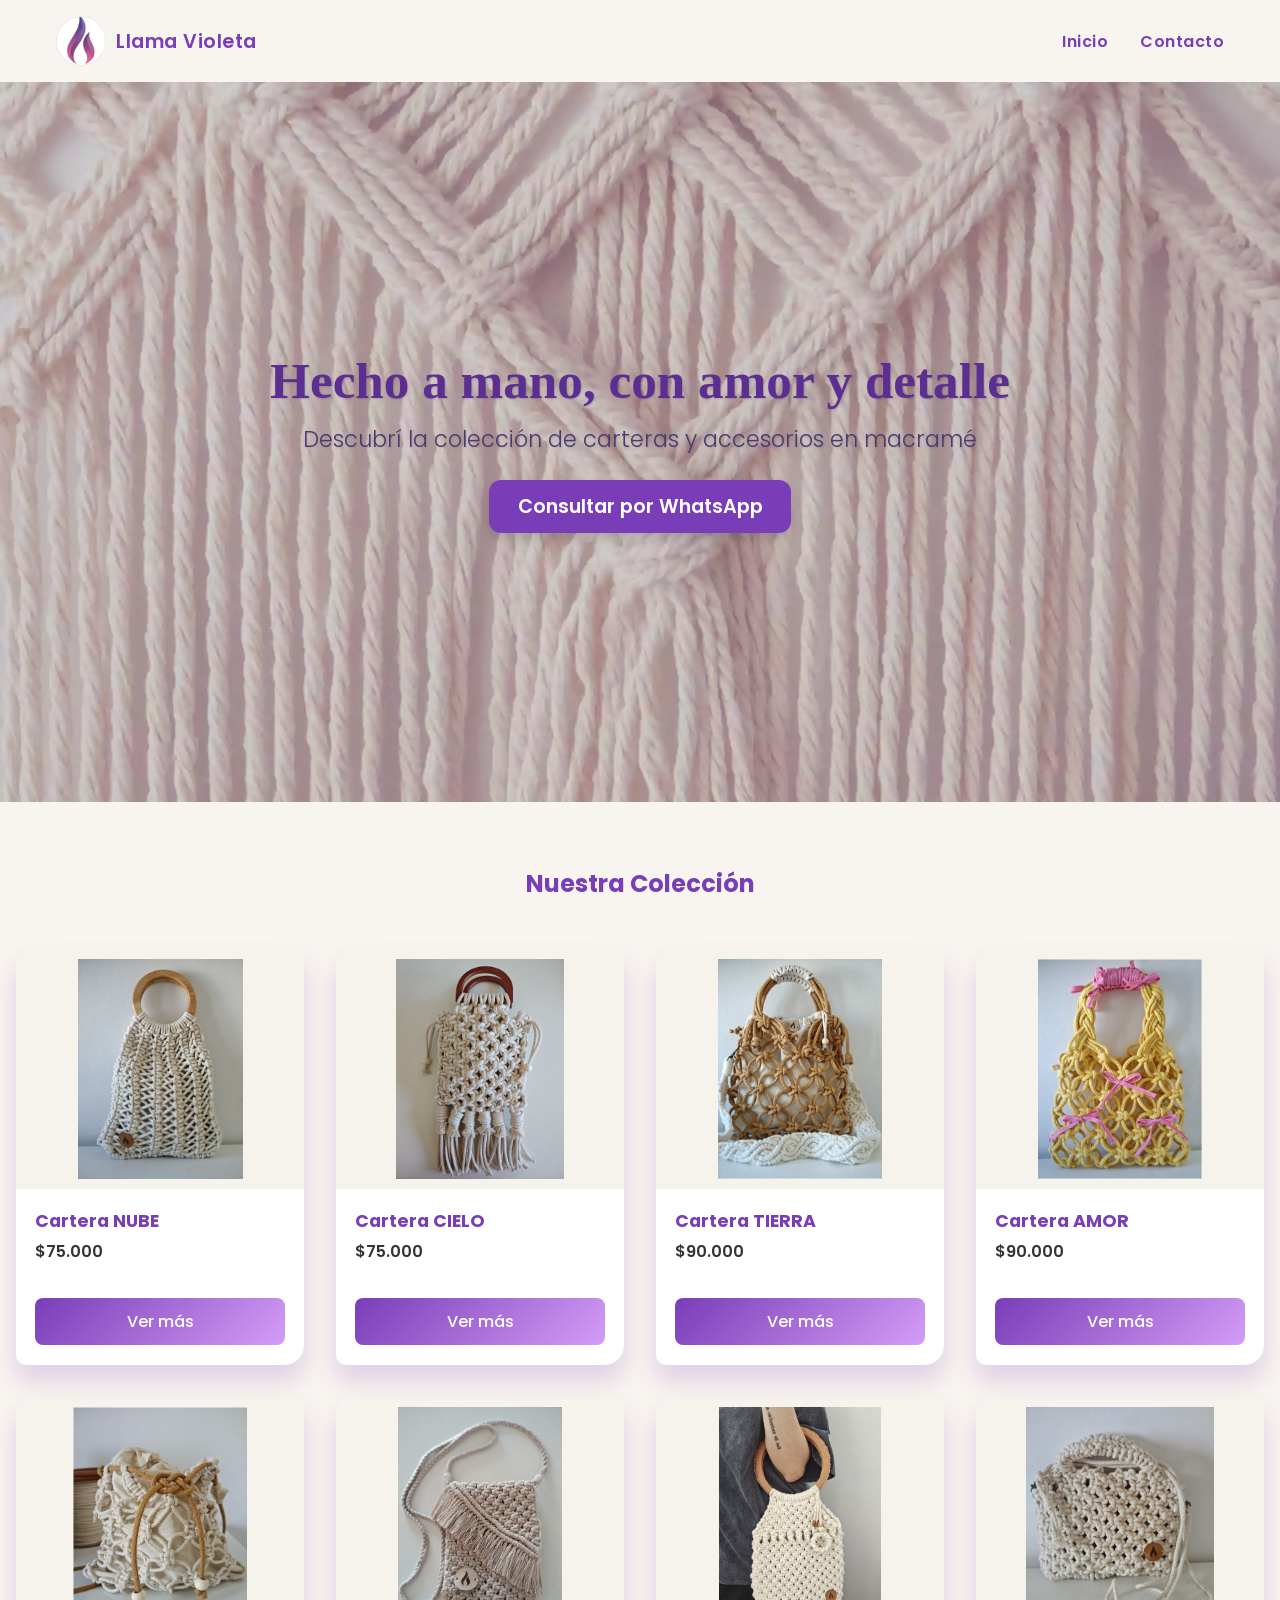
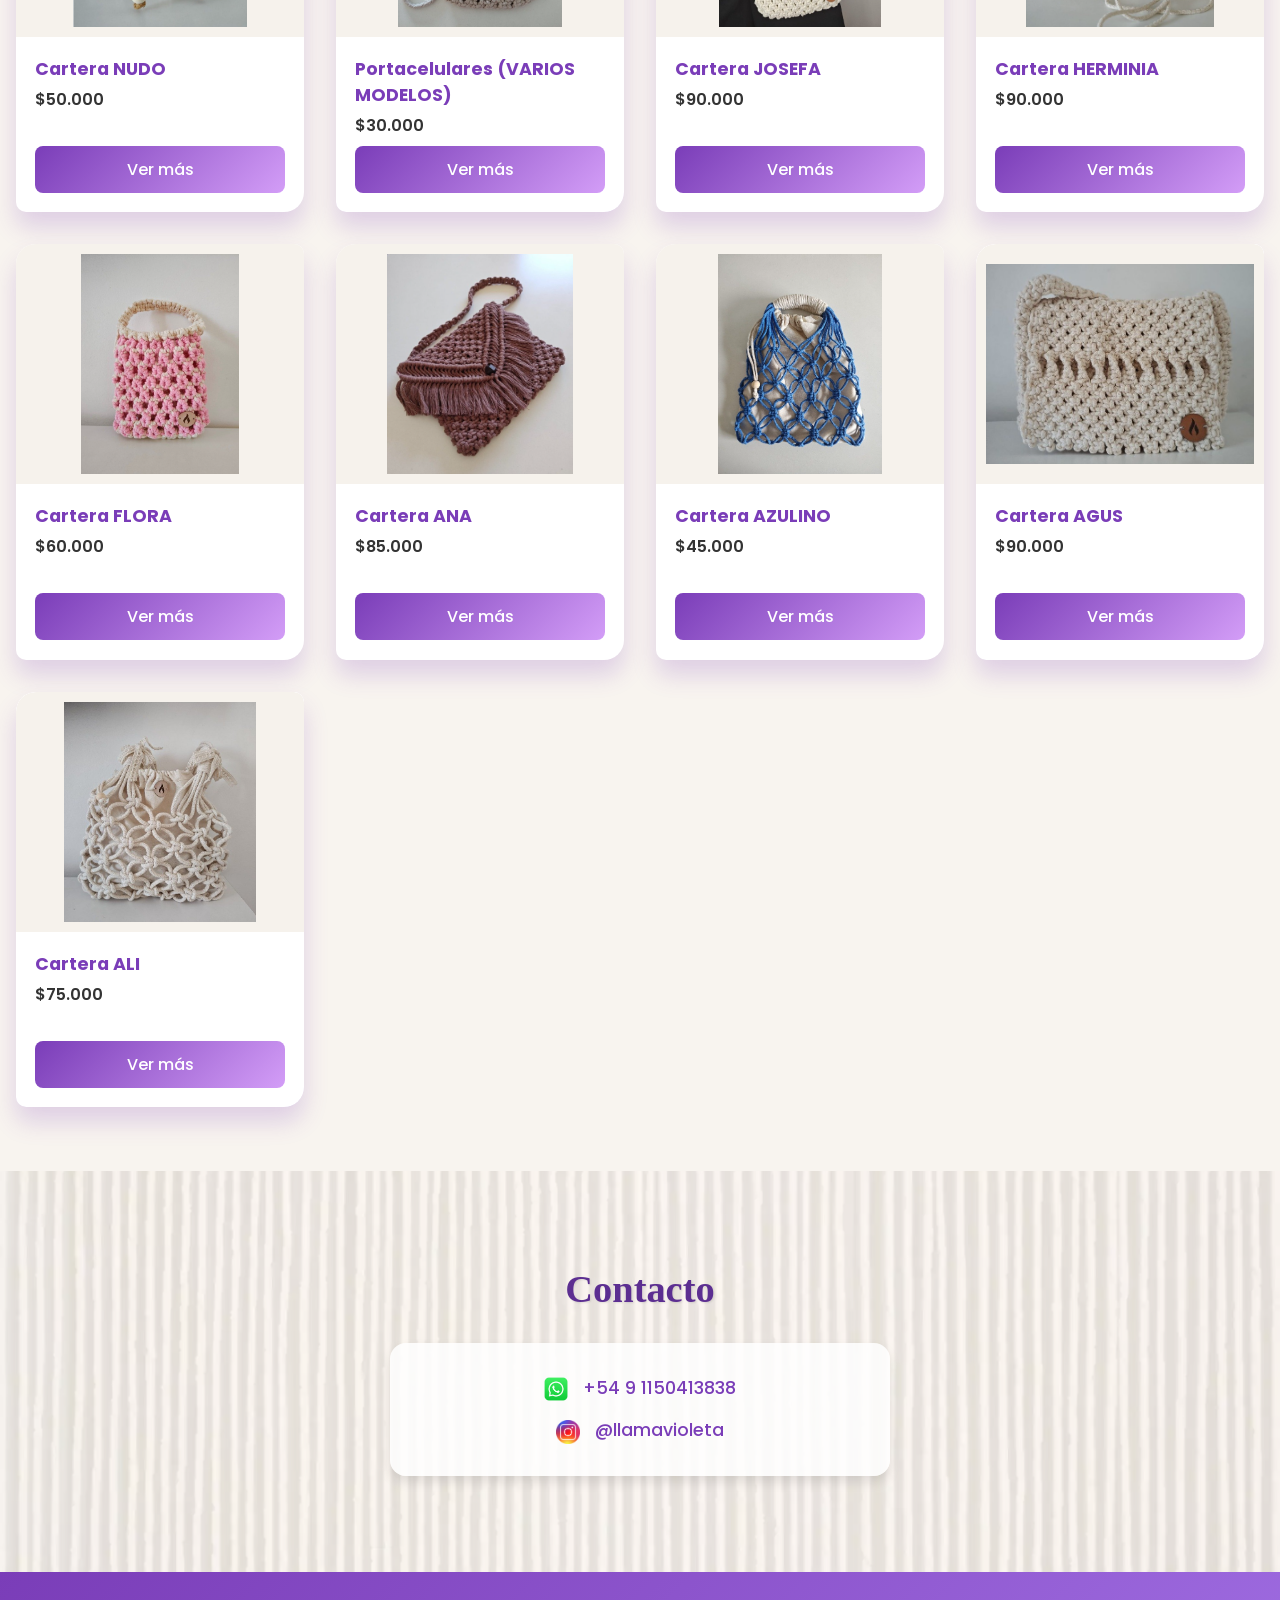
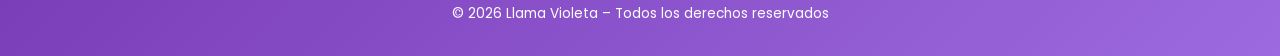
<file: index.html>
<!DOCTYPE html>
<html lang="es">

<head>
    <meta charset="UTF-8" />
    <meta name="viewport" content="width=device-width, initial-scale=1.0" />
    <title>Llama Violeta | Carteras</title>
    <link rel="stylesheet" href="./css/styles.css">
    <link href="https://fonts.googleapis.com/css2?family=Poppins:wght@400;500;600;700&display=swap" rel="stylesheet">
</head>

<body>

    <!-- NAVBAR -->
    <header class="navbar">
        <div class="nav-container">
            <div class="brand">
                <img src="./assets/logo.jpg" alt="Llama Violeta Logo">
                <span>Llama Violeta</span>
            </div>

            <button class="menu-toggle" aria-label="Abrir menú">
                <span></span>
                <span></span>
                <span></span>
            </button>

            <nav class="nav-links">
                <a href="./index.html#inicio">Inicio</a>
                <a href="#contacto">Contacto</a>
            </nav>
        </div>
    </header>

    <!-- HERO / BANNER -->
    <section class="hero" id="inicio">
        <div class="hero-image"></div>

        <div class="hero-content">
            <h1>Hecho a mano, con amor y detalle</h1>
            <p>Descubrí la colección de carteras y accesorios en macramé</p>
            <a href="https://wa.me/5491157829665" class="hero-cta" target="_blank" rel="noopener">
                Consultar por WhatsApp
            </a>
        </div>
    </section>

    <!-- PRODUCTOS -->
    <section class="products">
        <h2>Nuestra Colección</h2>

        <div class="cards-grid">

            <!-- CARD -->
            <div class="card">
                <img src="./assets/Carteras/nube.png" alt="Cartera NUBE">
                <div class="card-body">
                    <h3>Cartera NUBE</h3>
                    <span class="price">$75.000</span>

                    <a class="btn-vermas" href="producto.html?id=nube">
                        Ver más
                    </a>
                </div>
            </div>
            <div class="card">
                <img src="./assets/Carteras/cielo.png" alt="Cartera CIELO">
                <div class="card-body">
                    <h3>Cartera CIELO</h3>
                    <span class="price">$75.000</span>

                    <a class="btn-vermas" href="producto.html?id=cielo">
                        Ver más
                    </a>
                </div>
            </div>
            <div class="card">
                <img src="./assets/Carteras/tierra.png" alt="Cartera TIERRA">
                <div class="card-body">
                    <h3>Cartera TIERRA</h3>
                    <span class="price">$90.000</span>

                    <a class="btn-vermas" href="producto.html?id=tierra">
                        Ver más
                    </a>
                </div>
            </div>
            <div class="card">
                <img src="./assets/Carteras/amor.png" alt="Cartera AMOR">
                <div class="card-body">
                    <h3>Cartera AMOR</h3>
                    <span class="price">$90.000</span>

                    <a class="btn-vermas" href="producto.html?id=amor">
                        Ver más
                    </a>
                </div>
            </div>
            <div class="card">
                <img src="./assets/Carteras/NUDO.png" alt="Cartera NUDO">
                <div class="card-body">
                    <h3>Cartera NUDO</h3>
                    <span class="price">$50.000</span>

                    <a class="btn-vermas" href="producto.html?id=nudo">
                        Ver más
                    </a>
                </div>
            </div>
            <div class="card">
                <div class="card">
                    <img src="./assets/Carteras/portacelular1.png" alt="Portacelulares">

                    <!-- INFO -->
                    <div class="card-body">
                        <h3>Portacelulares (VARIOS MODELOS)</h3>
                        <span class="price">$30.000</span>

                        <a class="btn-vermas" href="producto.html?id=portacelulares">
                            Ver más
                        </a>
                    </div>
                </div>
            </div>
            <div class="card">
                <img src="./assets/Carteras/josefa.png" alt="Cartera JOSEFA">
                <div class="card-body">
                    <h3>Cartera JOSEFA</h3>
                    <span class="price">$90.000</span>

                    <a class="btn-vermas" href="producto.html?id=josefa">
                        Ver más
                    </a>
                </div>
            </div>
            <div class="card">
                <img src="./assets/Carteras/herminia1.png" alt="Cartera HERMINIA">
                <div class="card-body">
                    <h3>Cartera HERMINIA</h3>
                    <span class="price">$90.000</span>
                    <a class="btn-vermas" href="producto.html?id=herminia">
                        Ver más
                    </a>
                </div>
            </div>
            <div class="card">
                <img src="./assets/Carteras/flora1.png" alt="Cartera FLORA">
                <div class="card-body">
                    <h3>Cartera FLORA</h3>
                    <span class="price">$60.000</span>
                    <a class="btn-vermas" href="producto.html?id=flora">
                        Ver más
                    </a>
                </div>
            </div>
            <div class="card">
                <img src="./assets/Carteras/ana.png" alt="Cartera ANA">
                <div class="card-body">
                    <h3>Cartera ANA</h3>
                    <span class="price">$85.000</span>

                    <a class="btn-vermas" href="producto.html?id=ana">
                        Ver más
                    </a>
                </div>
            </div>
            <div class="card">
                <img src="./assets/Carteras/azulino.png" alt="Cartera AZULINO">
                <div class="card-body">
                    <h3>Cartera AZULINO</h3>
                    <span class="price">$45.000</span>

                    <a class="btn-vermas" href="producto.html?id=azulino">
                        Ver más
                    </a>
                </div>
            </div>
            <div class="card">
                <div class="card">
                    <img src="./assets/Carteras/agus1.png" alt="Cartera AGUS">
                    <div class="card-body">
                        <h3>Cartera AGUS</h3>
                        <span class="price">$90.000</span>

                        <a class="btn-vermas" href="producto.html?id=agus">
                            Ver más
                        </a>
                    </div>
                </div>
            </div>
            <div class="card">
                <div class="card">
                    <img src="./assets/Carteras/ali1.png" alt="Cartera ALI">
                    <div class="card-body">
                        <h3>Cartera ALI</h3>
                        <span class="price">$75.000</span>

                        <a class="btn-vermas" href="producto.html?id=ali">
                            Ver más
                        </a>
                    </div>
                </div>
            </div>
        </div>
    </section>

    <!-- CONTACTO -->
    <section class="contact" id="contacto">
        <h2>Contacto</h2>

        <div class="contact-box">
            <p>
                <img src="./assets/iconowp.webp" alt="WhatsApp" class="contact-icon">
                <a href="https://wa.me/5491150413838" target="_blank" rel="noopener">+54 9 1150413838</a>
            </p>
            <p>
                <img src="./assets/iconoig.webp" alt="Instagram" class="contact-icon">
                <a href="https://www.instagram.com/llamavioletamacrame" target="_blank" rel="noopener">@llamavioleta</a>
            </p>        
        </div>
    </section>

    <footer class="footer">
        <p>© 2026 Llama Violeta – Todos los derechos reservados</p>
    </footer>
    <script>
        console.log("JS INLINE CARGADO");

        document.addEventListener('DOMContentLoaded', () => {
            const menuToggle = document.querySelector('.menu-toggle');
            const navLinks = document.querySelector('.nav-links');

            if (!menuToggle || !navLinks) {
                console.warn("No se encontraron elementos del menú");
                return;
            }

            menuToggle.addEventListener('click', () => {
                navLinks.classList.toggle('active');
                console.log("toggle menú");
            });

            navLinks.addEventListener('click', (e) => {
                const link = e.target.closest('a');
                if (!link) return;

                navLinks.classList.remove('active');
                console.log("link click", link.href);
                // ⚠️ NO preventDefault → navega normal
            });
        });
    </script>
    <script>
        const observer = new IntersectionObserver(entries => {
            entries.forEach(entry => {
                if (entry.isIntersecting) {
                    entry.target.classList.add('visible');
                }
            });
        }, { threshold: 0.1 });

        document.querySelectorAll('.card').forEach(card => observer.observe(card));
    </script>

</body>

</html>
</file>
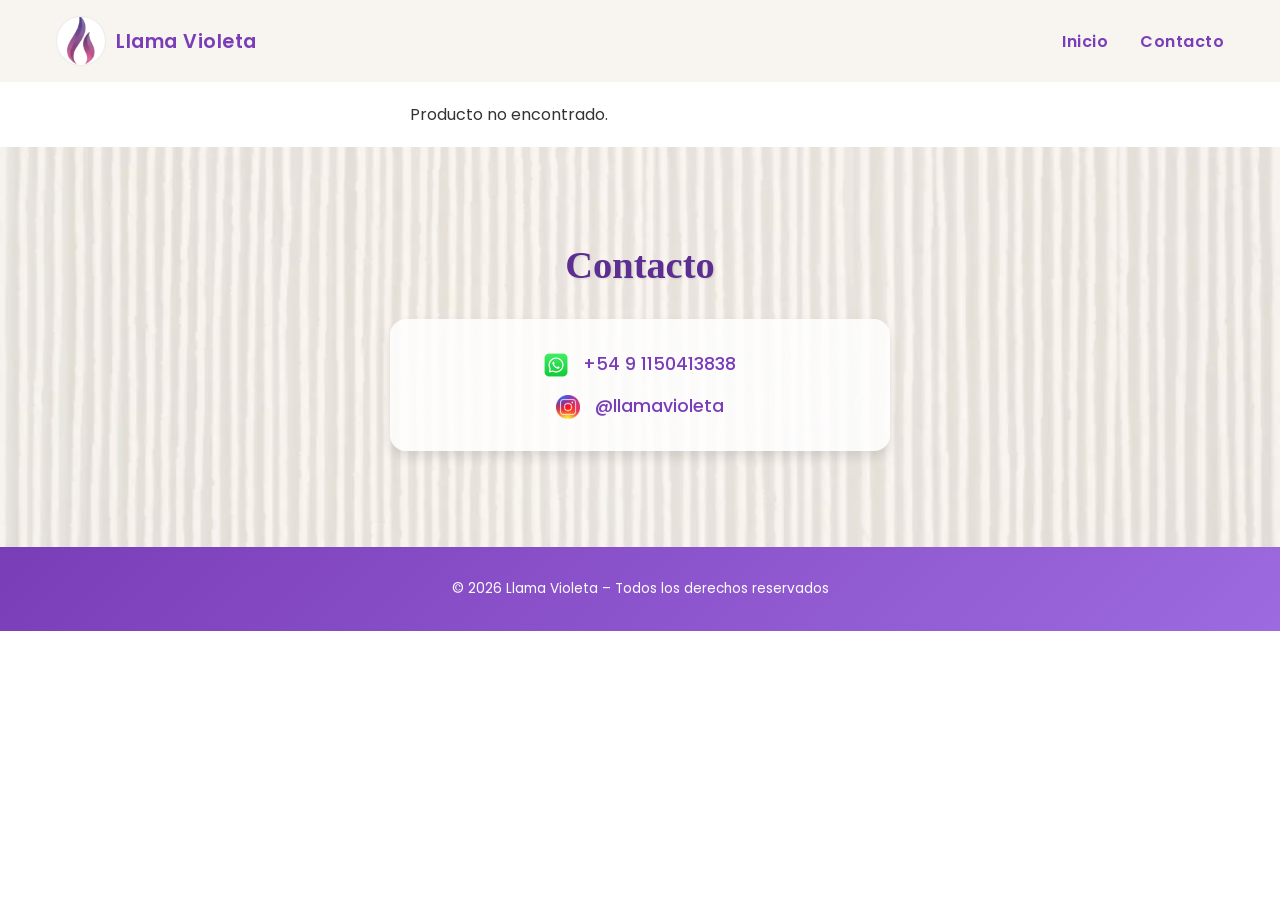
<file: producto.html>
<!DOCTYPE html>
<html lang="es">

<head>
    <meta charset="UTF-8" />
    <meta name="viewport" content="width=device-width, initial-scale=1.0" />
    <title>Llama Violeta | Carteras</title>
    <link rel="stylesheet" href="./css/styles.css">
    <link rel="stylesheet" href="./css/productosSlider.css">
    <link href="https://fonts.googleapis.com/css2?family=Poppins:wght@400;500;600;700&display=swap" rel="stylesheet">
</head>

<body>
    <!-- NAVBAR -->
    <header class="navbar">
        <div class="nav-container">
            <div class="brand">
                <img src="./assets/logo.jpg" alt="Llama Violeta Logo">
                <span>Llama Violeta</span>
            </div>

            <button class="menu-toggle" aria-label="Abrir menú">
                <span></span>
                <span></span>
                <span></span>
            </button>

            <nav class="nav-links">
                <a href="./index.html#inicio">Inicio</a>
                <a href="#contacto">Contacto</a>
            </nav>
        </div>
    </header>


    <main>
        <div id="producto-detalle"></div>
    </main>

    <section class="contact" id="contacto">
        <h2>Contacto</h2>

        <div class="contact-box">
            <p>
                <img src="./assets/iconowp.webp" alt="WhatsApp" class="contact-icon">
                <a href="https://wa.me/5491150413838" target="_blank" rel="noopener">+54 9 1150413838</a>
            </p>
            <p>
                <img src="./assets/iconoig.webp" alt="Instagram" class="contact-icon">
                <a href="https://www.instagram.com/llamavioletamacrame" target="_blank" rel="noopener">@llamavioleta</a>
            </p>
        </div>
    </section>

    <footer class="footer">
        <p>© 2026 Llama Violeta – Todos los derechos reservados</p>
    </footer>

    <script src="./javaScript/productos.js"></script>
    <script>
        console.log("JS INLINE CARGADO");

        document.addEventListener('DOMContentLoaded', () => {
            const menuToggle = document.querySelector('.menu-toggle');
            const navLinks = document.querySelector('.nav-links');

            if (!menuToggle || !navLinks) {
                console.warn("No se encontraron elementos del menú");
                return;
            }

            menuToggle.addEventListener('click', () => {
                navLinks.classList.toggle('active');
                console.log("toggle menú");
            });

            navLinks.addEventListener('click', (e) => {
                const link = e.target.closest('a');
                if (!link) return;

                navLinks.classList.remove('active');
                console.log("link click", link.href);
                // ⚠️ NO preventDefault → navega normal
            });
        });
    </script>
</body>

</html>
</file>
<file: css/styles.css>
/* VARIABLES */
:root {
    --violeta: #7a3db8;
    --violeta-claro: #9d6adf;
    --crema: #f8f4ef;
    --texto: #333;
}

/* RESET */
* {
    margin: 0;
    padding: 0;
    box-sizing: border-box;
}

body {
    font-family: "Poppins", sans-serif;
    background: white;
    color: var(--texto);
}



.nav-container {
    max-width: 1200px;
    margin: auto;
    padding: 1rem;
    min-height: 64px;
    display: flex;
    justify-content: space-between;
    align-items: center;
    position: relative;
}

.brand {
    display: flex;
    align-items: center;
    gap: 10px;
}

.brand img {
    width: 50px;
    height: 50px;
    border-radius: 50%;
    object-fit: cover;
    background: #fff;
    border: 1px solid rgba(0, 0, 0, 0.08);
}

@media (max-width: 768px) {
    .brand img {
        width: 36px;
        height: 36px;
    }
}

.brand span {
    font-family: 'Poppins', sans-serif;
    font-size: 1.2rem;
    font-weight: 600;
    color: #e1dae9;
    letter-spacing: 0.5px;
}

nav a {
    margin-left: 1rem;
    text-decoration: none;
    color: black;
    font-weight: 600;
    font-family: 'Poppins', sans-serif;
    letter-spacing: 0.5px;
}

nav a:hover {
    color: white;
}

/* hamburguesa */
/* HAMBURGUESA */
.menu-toggle {
    display: none;
    background: none;
    border: none;
    cursor: pointer;
    z-index: 1100;
}

.menu-toggle span {
    display: block;
    width: 26px;
    height: 3px;
    background: #ffffff;
    margin: 5px 0;
    border-radius: 2px;
}

/* NAV LINKS DESKTOP */
.nav-links {
    display: flex;
}

/* =========================
   NAVBAR BASE
========================= */

.navbar {
    position: sticky;
    top: 0;
    z-index: 5000;
    backdrop-filter: blur(8px);
    background: #f8f4ef;
}

.nav-container {
    max-width: 1200px;
    margin: auto;
    padding: 1rem;
    min-height: 64px;
    display: flex;
    justify-content: space-between;
    align-items: center;
    position: relative;
}

.brand {
    display: flex;
    align-items: center;
    gap: 10px;
}

.brand img {
    width: 50px;
    height: 50px;
    border-radius: 50%;
    object-fit: cover;
    background: #fff;
    border: 1px solid rgba(0, 0, 0, 0.08);
}

.brand span {
    font-family: 'Poppins', sans-serif;
    font-size: 1.2rem;
    font-weight: 600;
    color: #7a3db8;
    letter-spacing: 0.5px;
}

/* =========================
   LINKS DESKTOP
========================= */

.nav-links {
    display: flex;
    gap: 1rem;

}

.nav-links a {
    text-decoration: none;
    color: #7a3db8;
    font-weight: 600;
    font-family: 'Poppins', sans-serif;
    letter-spacing: 0.5px;
}


/* =========================
   HAMBURGUESA
========================= */

.menu-toggle {
    display: none;
    background: none;
    border: none;
    cursor: pointer;
    position: relative;
    z-index: 60;
}

.menu-toggle span {
    display: block;
    width: 26px;
    height: 3px;
    background: #7a3db8;
    margin: 5px 0;
    border-radius: 2px;
}

/* =========================
   MOBILE
========================= */

@media (max-width: 768px) {

    .menu-toggle {
        display: block;
        background: none;
        border: none;
        cursor: pointer;
        z-index: 2100;
    }

    .nav-links {
        position: fixed;
        top: 64px;
        left: 0;
        width: 100%;
        background: #a36dd8;
        display: none;
        flex-direction: column;
        align-items: center;
        gap: 1rem;
        padding: 1.5rem 0;
        z-index: 2050;
    }

    .nav-links.active {
        display: flex;
    }

    .nav-links a {
        width: 90%;
        max-width: 320px;
        padding: 12px 16px;
        text-align: center;
        border-radius: 12px;
        background: rgba(255, 255, 255, 0.25);
        color: #ffffff;
        font-weight: 600;
        text-decoration: none;
    }
}










/* =========================
   HERO BANNER
========================= */
.hero {
    position: relative;
    width: 100%;
    height: 80vh;
    min-height: 420px;
    display: flex;
    align-items: center;
    justify-content: center;
    overflow: hidden;
    background-image: url('../assets/fondohero.webp');
    background-size: cover;
    background-position: center;
    /* overlay con blend */
    background-color: #a498af;
    background-blend-mode: overlay;
}

/* Overlay sutil general */
.hero::after {
    content: "";
    position: absolute;
    inset: 0;
    background: rgba(0, 0, 0, 0.15);
    /* sutil sombra para legibilidad */
    z-index: 1;
}

/* Contenido */
.hero-content {
    position: relative;
    z-index: 2;
    /* sobre el overlay */
    text-align: center;
    max-width: 800px;
    padding: 0 20px;
    color: #5c2e91;
}

/* Título */
.hero-content h1 {
    margin-bottom: 12px;
    font-family: 'Playfair Display', serif;
    font-size: clamp(2.5rem, 4vw, 4rem);
    color: #5c2e91;
    text-shadow: 1px 1px 2px rgba(0, 0, 0, 0.15);
    animation: fadeInDown 1.2s ease forwards;
}

/* Subtítulo */
.hero-content p {
    font-size: clamp(1.1rem, 2vw, 1.4rem);
    font-weight: 300;
    font-family: 'Poppins', sans-serif;
    color: #4a3a70;
    text-shadow: 1px 1px 2px rgba(0, 0, 0, 0.1);
    animation: fadeIn 1.5s ease forwards;
}

/* CTA */
.hero-cta {
    display: inline-block;
    margin-top: 1.5rem;
    padding: 0.75rem 1.8rem;
    background-color: #7a3db8;
    color: #fff;
    font-weight: 600;
    font-family: 'Poppins', sans-serif;
    font-size: clamp(1rem, 1.5vw, 1.2rem);
    text-decoration: none;
    border-radius: 12px;
    box-shadow: 0 6px 12px rgba(0, 0, 0, 0.15);
    transition: all 0.3s ease;
}

/* Hover CTA */
.hero-cta:hover {
    background-color: #9d6adf;
    transform: translateY(-3px);
    box-shadow: 0 10px 18px rgba(0, 0, 0, 0.2);
}

/* Animaciones */
@keyframes fadeInDown {
    from {
        opacity: 0;
        transform: translateY(-20px);
    }

    to {
        opacity: 1;
        transform: translateY(0);
    }
}

@keyframes fadeIn {
    from {
        opacity: 0;
    }

    to {
        opacity: 1;
    }
}

/* =========================
   HERO BANNER - MEDIA QUERIES
========================= */

/* Laptop grande (hasta 1200px) */
@media (max-width: 1200px) {
    .hero {
        height: 70vh;
    }

    .hero-content h1 {
        font-size: clamp(2.2rem, 4vw, 3.5rem);
    }

    .hero-content p {
        font-size: clamp(1rem, 1.8vw, 1.3rem);
    }
}

/* Tablet (hasta 768px) */
@media (max-width: 768px) {
    .hero {
        height: 65vh;
    }

    .hero-content {
        padding: 0 15px;
    }

    .hero-content h1 {
        font-size: 2rem;
    }

    .hero-content p {
        font-size: 1.1rem;
    }
}

/* Celular (hasta 480px) */
@media (max-width: 480px) {
    .hero {
        height: 55vh;
    }

    .hero-content h1 {
        font-size: 1.7rem;
    }

    .hero-content p {
        font-size: 1rem;
    }

    .hero-content {
        padding: 0 10px;
    }
}













/* PRODUCTS */
.products {
    background: var(--crema);
    padding: 4rem 1rem;
}

.products h2 {
    text-align: center;
    color: var(--violeta);
    margin-bottom: 3rem;
}

/* =========================
   GRID DE CARDS
   - Responsive automático
   - Todas las cards ocupan el mismo alto
========================= */
.cards-grid {
    display: grid;
    grid-template-columns: repeat(auto-fit, minmax(260px, 1fr));
    gap: 2rem;
    grid-auto-rows: 1fr;
}



/* =========================
   CARD CONTENEDOR
   - Flex column para control interno
========================= */
.card {
    background: #fff;
    border-radius: 20px 10px 20px 10px;
    overflow: hidden;
    box-shadow: 0 15px 25px rgba(122, 61, 184, 0.2);
    transition: transform 0.3s ease, box-shadow 0.3s ease;
    display: flex;
    flex-direction: column;
    height: 100%;
    opacity: 0;
    transform: translateY(20px);
    transition: opacity 0.6s ease, transform 0.6s ease;

}

.card.visible {
    opacity: 1;
    transform: translateY(0);
}

/* Efecto hover sutil (no agresivo) */
.card:hover {
    transform: translateY(-8px) scale(1.02);
    box-shadow: 0 25px 35px rgba(122, 61, 184, 0.35);
}


/* =========================
   IMAGEN
   - Altura fija para todas
   - Nunca deforma
========================= */
.card img {
    width: 100%;
    height: 240px;
    object-fit: contain;
    flex-shrink: 0;
    background-color: #f6f2ec;
    padding: 10px;

}

/* =========================
   CUERPO DE CARD
   - Flex para empujar CTA abajo
========================= */
.card-body {
    padding: 1.2rem;
    display: flex;
    flex-direction: column;
    flex-grow: 1;
    /* ocupa espacio restante */
}

/* =========================
   TÍTULO
========================= */
.card-body h3 {
    color: var(--violeta);
    margin-bottom: 0.3rem;
    font-size: 1.1rem;
}

/* =========================
   PRECIO
========================= */
.price {
    font-weight: 600;
    display: block;
    margin-bottom: 0.5rem;
    color: #333;
}

/* =========================
   DESCRIPCIÓN
   - Limitada a 2 líneas
   - Mantiene altura pareja
========================= */
.description {
    font-size: 0.95rem;
    line-height: 1.4;
    margin-bottom: 1rem;

    display: -webkit-box;
    -webkit-line-clamp: 2;
    /* máximo 2 líneas */
    -webkit-box-orient: vertical;
    overflow: hidden;
}

/* =========================
   BOTÓN "VER MÁS"
   - Siempre alineado abajo
========================= */
.btn-vermas {
    margin-top: auto;
    /* empuja el botón abajo */
    display: block;
    text-align: center;
    color: #fff;
    padding: 0.7rem;
    border-radius: 8px;
    text-decoration: none;
    font-weight: 500;
    background: linear-gradient(135deg, #7a3db8, #d39df7);
    transition: all 0.3s ease;
}

/* Hover del botón */
.btn-vermas:hover {
    background: linear-gradient(135deg, #d39df7, #7a3db8);
    transform: translateY(-2px);
    box-shadow: 0 8px 15px rgba(122, 61, 184, 0.3);
}





/* =========================
   RESPONSIVE FINO
========================= */
@media (max-width: 480px) {
    .card img {
        height: 200px;
        /* ajusta imagen en móviles */
    }
}







/* slider cards*/
/* =========================
   SLIDER DENTRO DE CARD
========================= */

.card-slider {
    position: relative;
    width: 100%;
    height: 200px;
    overflow: hidden;
    background: #f8f4ef;
}

/* ocultar radios */
.card-slider input {
    display: none;
}

/* CONTENEDOR DEL SLIDER */
.slider-images {
    display: flex;
    height: 100%;
    transition: transform 0.5s ease-in-out;
}

/* CADA SLIDE */
.slider-images img {
    min-width: 100%;
    height: 100%;
    object-fit: contain;
    flex-shrink: 0;

    /* 🔥 CLAVE DEL ARREGLO */
    display: block;
    margin: auto;
    background: #f8f4ef;
}

/* =========================
   CONTROLES
========================= */

/* Slide 1 */
#ali-1:checked~.slider-images,
#agus-1:checked~.slider-images,
#flora-1:checked~.slider-images,
#aurora-1:checked~.slider-images,
#herminia-1:checked~.slider-images {
    transform: translateX(0%);
}

/* Slide 2 */
#ali-2:checked~.slider-images,
#agus-2:checked~.slider-images,
#flora-2:checked~.slider-images,
#aurora-2:checked~.slider-images,
#herminia-2:checked~.slider-images {
    transform: translateX(-100%);
}

/* Slide 3 */
#ali-3:checked~.slider-images,
#agus-3:checked~.slider-images,
#aurora-3:checked~.slider-images,
#herminia-3:checked~.slider-images {
    transform: translateX(-200%);
}

/* Slide 4 (solo herminia) */
#herminia-4:checked~.slider-images {
    transform: translateX(-300%);
}

/* =========================
   DOTS
========================= */

.slider-dots {
    position: absolute;
    bottom: 10px;
    width: 100%;
    display: flex;
    justify-content: center;
    gap: 8px;
}

.slider-dots label {
    width: 10px;
    height: 10px;
    background: rgba(255, 255, 255, .7);
    border-radius: 50%;
    cursor: pointer;
}

#aurora-1:checked~.slider-dots label[for="aurora-1"],
#aurora-2:checked~.slider-dots label[for="aurora-2"],
#aurora-3:checked~.slider-dots label[for="aurora-3"] {
    background: #7a3db8;
}

#herminia-1:checked~.slider-dots label[for="herminia-1"],
#herminia-2:checked~.slider-dots label[for="herminia-2"],
#herminia-3:checked~.slider-dots label[for="herminia-3"],
#herminia-4:checked~.slider-dots label[for="herminia-4"] {
    background: #7a3db8;
}

/* =========================
   RESPONSIVE
========================= */

@media (max-width: 768px) {
    .card-slider {
        height: 180px;
    }
}










/* CONTACT */
/* =========================
   SECCIÓN CONTACTO
========================= */

.contact {
    position: relative;
    padding: 6rem 2rem;
    background-image: url('../assets/fondocontacto.webp');
    /* Fondo macramé minimalista */
    background-size: cover;
    background-position: center;
    background-repeat: no-repeat;
    display: flex;
    flex-direction: column;
    align-items: center;
    justify-content: center;
    text-align: center;
    color: #5c2e91;
    /* Violeta marca */
    overflow: hidden;
}

/* Overlay suave para legibilidad */
.contact::after {
    content: "";
    position: absolute;
    inset: 0;
    background: rgba(255, 255, 255, 0.6);
    /* sutil crema */
    z-index: 1;
}

/* Contenido por encima del overlay */
.contact * {
    position: relative;
    z-index: 2;
}

/* Título de sección */
.contact h2 {
    font-family: 'Playfair Display', serif;
    font-size: clamp(2rem, 3vw, 3rem);
    margin-bottom: 2rem;
    color: #5c2e91;
    text-shadow: 1px 1px 2px rgba(0, 0, 0, 0.1);
}

/* Caja con info de contacto */
.contact-box {
    background: rgba(255, 255, 255, 0.85);
    /* caja semi-transparente crema */
    padding: 2rem 3rem;
    border-radius: 16px;
    display: flex;
    flex-direction: column;
    gap: 1rem;
    box-shadow: 0 6px 12px rgba(0, 0, 0, 0.1);
    max-width: 500px;
    width: 100%;
}

/* Párrafos e íconos */
.contact-box p {
    font-family: 'Poppins', sans-serif;
    font-size: 1.1rem;
    margin: 0;
}

/* Links de contacto */
.contact-box a {
    color: #7a3db8;
    /* violeta marca */
    text-decoration: none;
    font-weight: 500;
    transition: all 0.3s ease;
}

.contact-box a:hover {
    color: #9d6adf;
    text-decoration: underline;
}

/* =========================
   ICONOS CONTACTO
========================= */

.contact-icon {
    width: 24px;
    height: 24px;
    vertical-align: middle;
    margin-right: 10px;
    transition: transform 0.3s ease;
}

.contact-box a:hover .contact-icon {
    transform: scale(1.1);
}

/* Ajustes móviles */
@media screen and (max-width: 768px) {
    .contact-icon {
        width: 20px;
        height: 20px;
        margin-right: 8px;
    }
}

/* Responsivo */
@media screen and (max-width: 768px) {
    .contact-box {
        padding: 1.5rem 2rem;
    }

    .contact h2 {
        font-size: clamp(1.8rem, 4vw, 2.5rem);
    }

    .contact-box p {
        font-size: 1rem;
    }
}








/* FOOTER */
.footer {
    background: linear-gradient(135deg, #7a3db8, #9d6adf);
    color: #fff;
    text-align: center;
    padding: 2rem 1rem;
    font-size: 0.85rem;
}
</file>
<file: css/productosSlider.css>
/* Contenedor general del producto */
#producto-detalle {
  max-width: 500px;       /* ancho total del bloque de producto */
  margin: 0 auto;         /* centrado horizontal */
  padding: 20px;
  font-family: 'Poppins', sans-serif;
}

/* Título del producto */
.producto-nombre {
  text-align: center;
  font-size: 2rem;
  margin-bottom: 20px;
  font-weight: 600;
}

/* Slider del producto */
.producto-slider-container {
  position: relative;
  max-width: 400px;
  height: 400px;
  margin: 0 auto 20px;  /* centrado con margen abajo */
  text-align: center;
  overflow: hidden;
  border-radius: 12px;
}

.producto-slider-images img {
  display: none;
  width: 100%;
  height: 100%;
  object-fit: cover;
  border-radius: 12px;
}

.producto-slider-images img.active {
  display: block;
}

.producto-slider-container button {
  position: absolute;
  top: 50%;
  transform: translateY(-50%);
  background-color: rgba(0,0,0,0.5);
  color: white;
  border: none;
  padding: 8px 12px;
  cursor: pointer;
  border-radius: 50%;
  font-size: 18px;
}

.producto-slider-container .prev { left: -10px; }
.producto-slider-container .next { right: -10px; }

/* Descripción */
.producto-descripcion {
  text-align: left;       /* alineado a la izquierda */
  font-size: 1rem;
  line-height: 1.6;       /* mejor lectura */
  margin-bottom: 10px;
}

/* Precio */
.producto-precio {
  text-align: left;
  font-size: 1.2rem;
  font-weight: 600;
  margin-bottom: 20px;
}

/* Botón de WhatsApp */
.btn-comprar {
  display: block;
  margin: 0 auto;         /* centrado horizontal */
  padding: 12px 25px;
  background-color: #25D366; /* color WhatsApp verde */
  color: white;
  font-size: 1rem;
  font-weight: 600;
  text-decoration: none;
  border-radius: 8px;
  text-align: center;
  transition: background-color 0.3s;
}

.btn-comprar:hover {
  background-color: #128C4A;
}

//*
/* Banner hero para el título de producto */
.tituloProductos {
  background: linear-gradient(90deg, #f9d5d3, #f6a5a5); /* degradé suave, se puede cambiar */
  color: #fff; /* texto blanco para contraste */
  text-align: center;
  font-size: 2rem; /* tamaño visible */
  font-weight: 700;
  padding: 40px 20px; /* altura del banner */
  margin: 0 0 30px 0; /* espacio abajo del banner */
  border-radius: 12px; /* opcional, bordes suaves */
  box-shadow: 0 4px 10px rgba(0,0,0,0.1); /* sombra ligera */
  line-height: 1.3; /* para que el texto respire */
}
</file>
